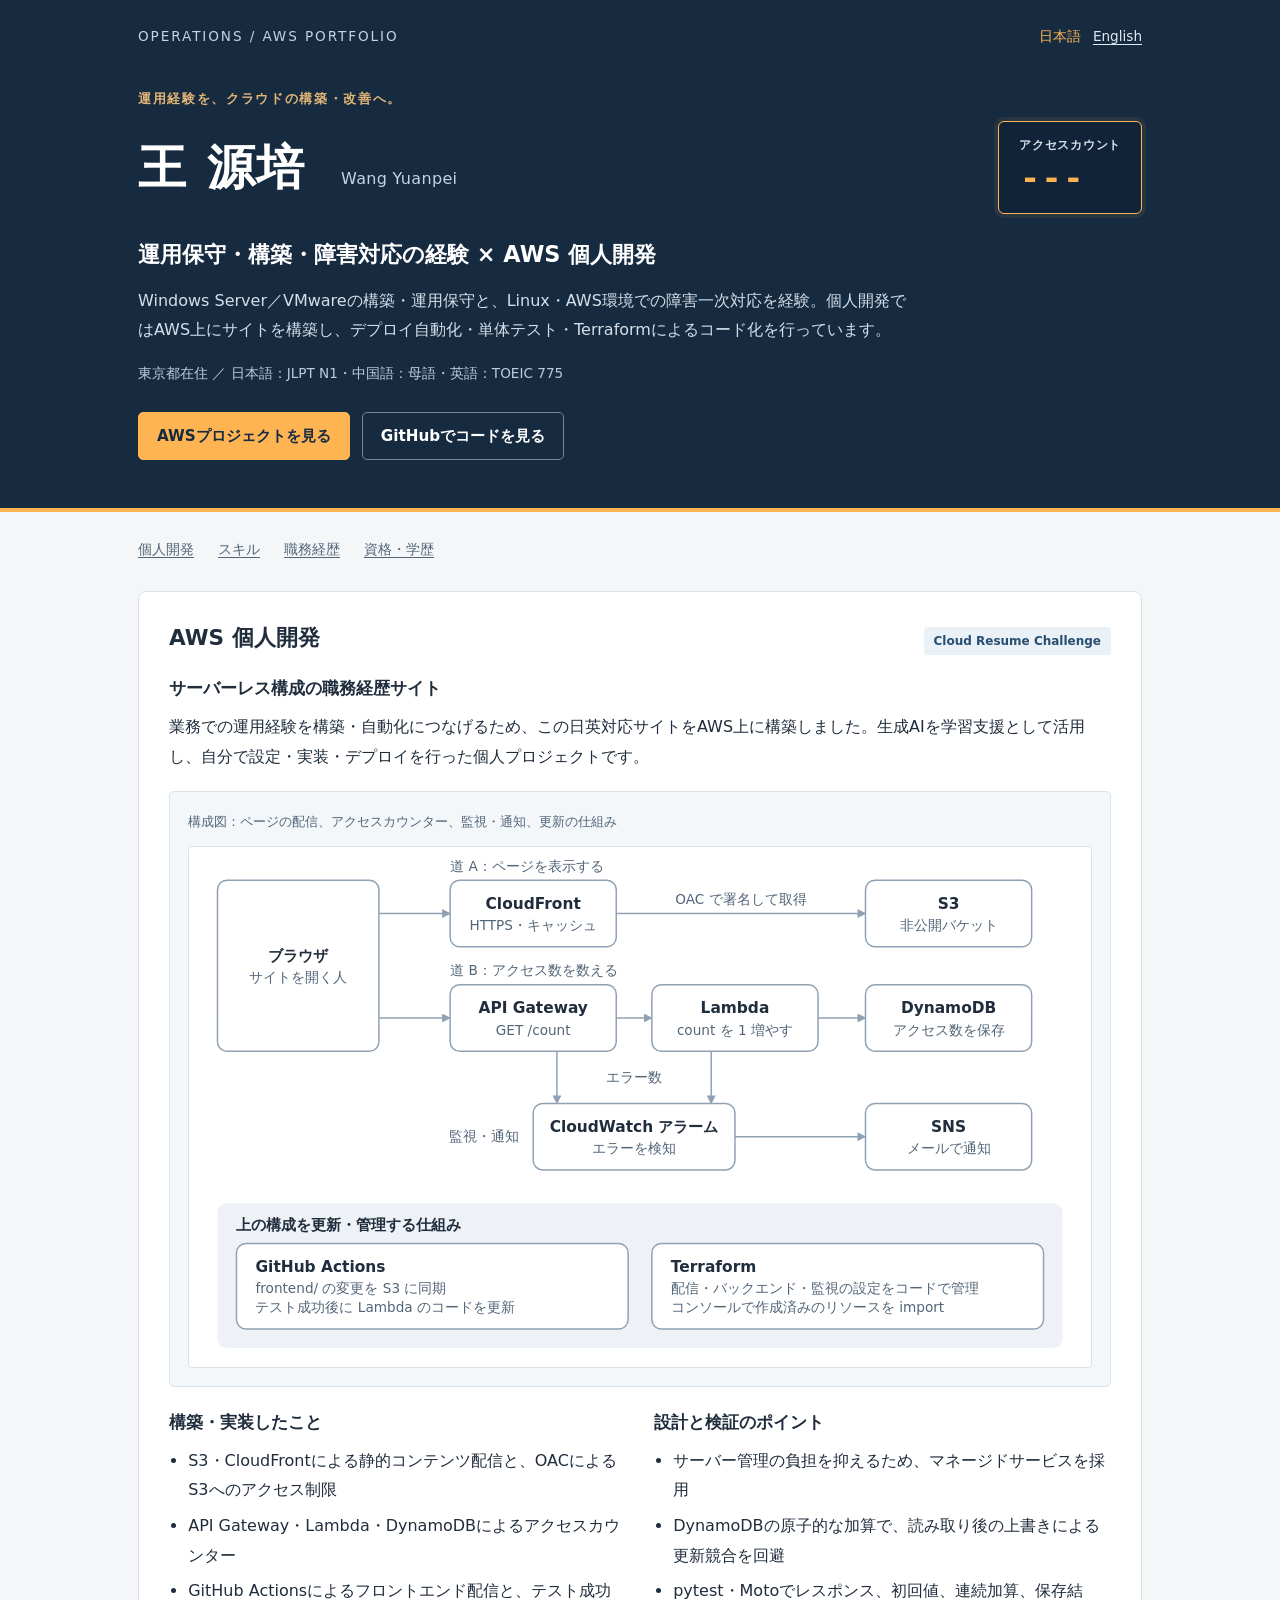
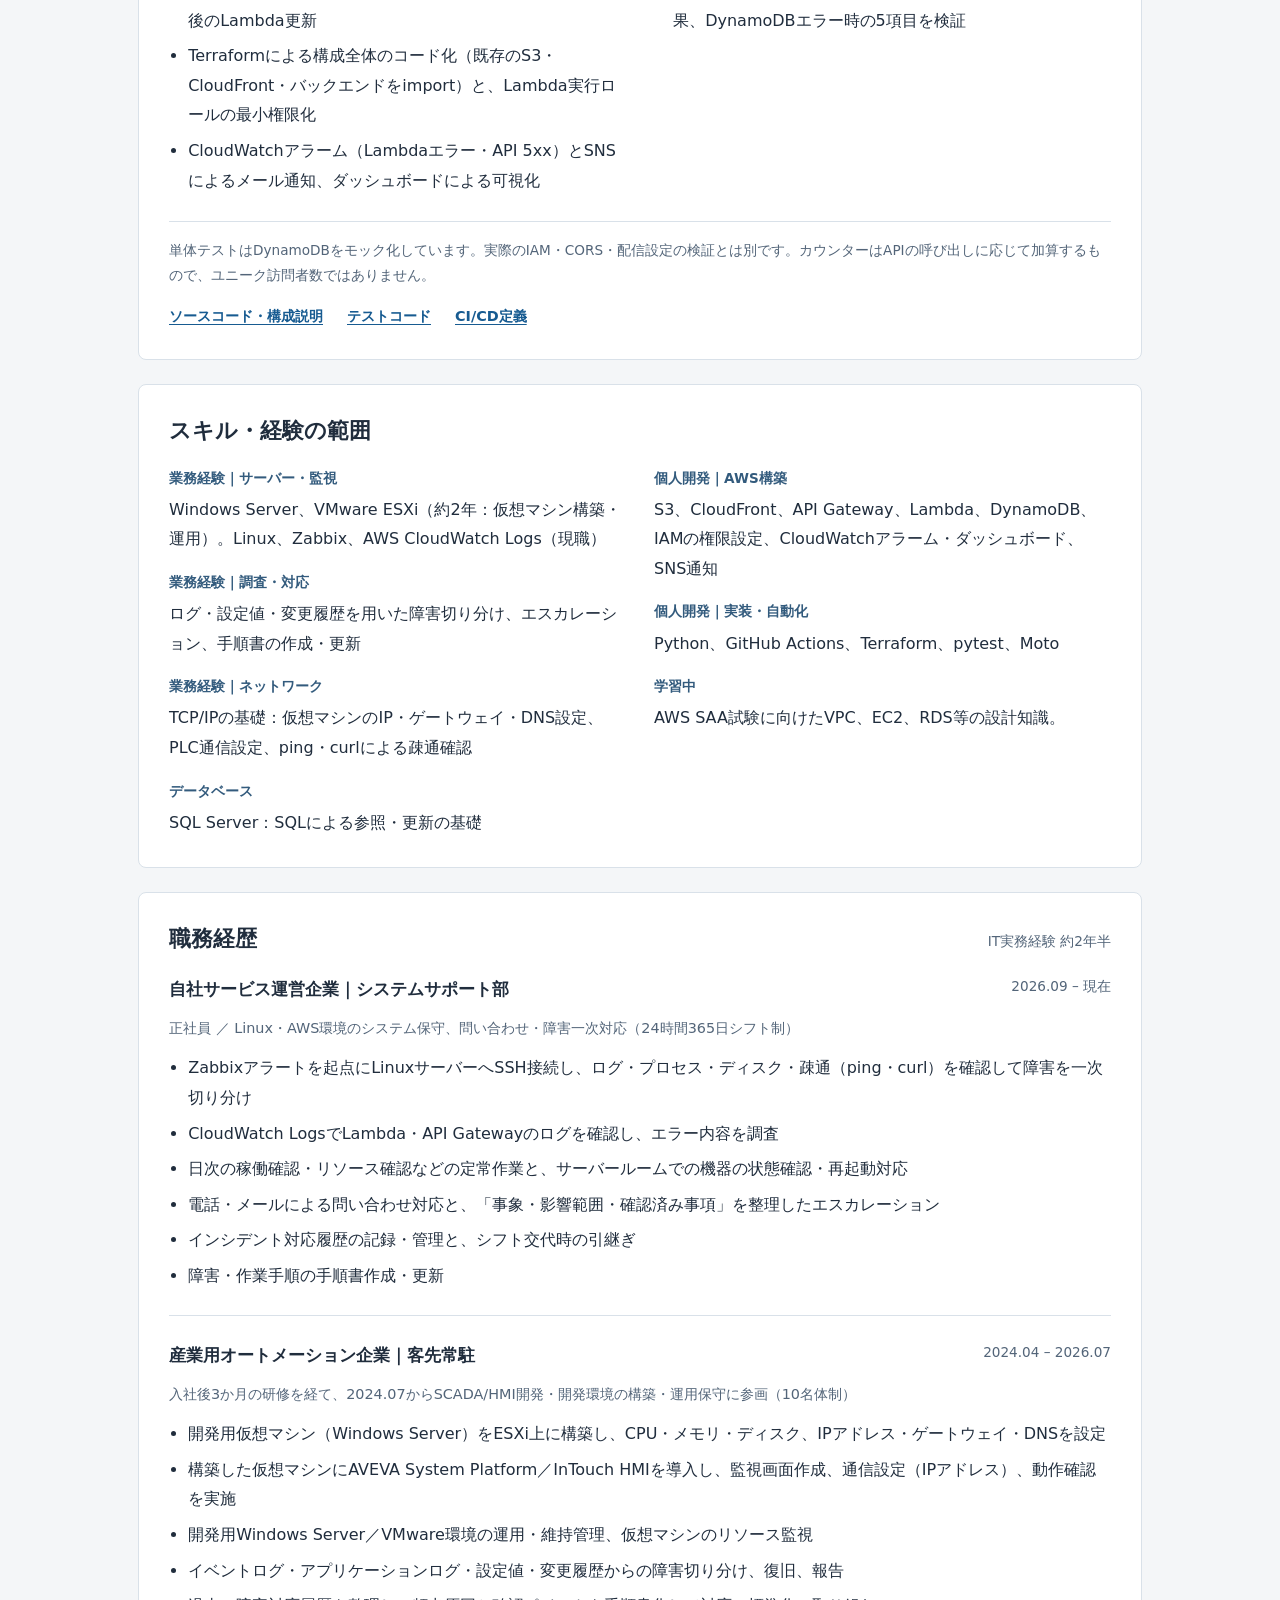
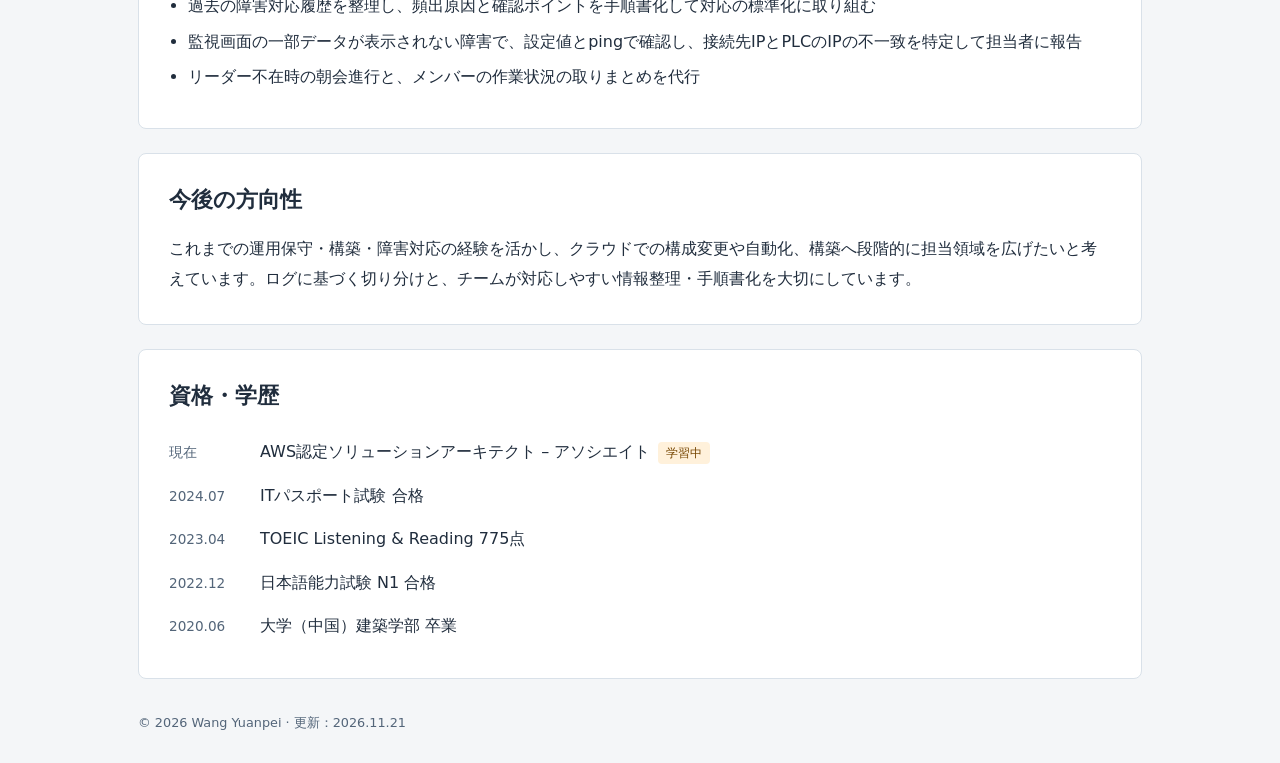
<file: frontend/index.html>
<!DOCTYPE html>
<html lang="ja">
<head><meta charset="UTF-8"><meta name="viewport" content="width=device-width, initial-scale=1.0"><meta name="description" content="王源培の職務経歴とAWS個人開発。Windows Server・VMwareの構築・運用保守、Linux・AWSの障害一次対応を経験。AWS環境の運用から構築・改善へ担当領域を広げています。"><title>王 源培 | 運用保守・AWS ポートフォリオ</title><link rel="stylesheet" href="style.css"></head>
<body>
<a class="skip-link" href="#main">本文へ移動</a>
<header class="hero"><div class="container">
<div class="topbar"><span class="brand">OPERATIONS / AWS PORTFOLIO</span><nav class="lang-switch" aria-label="言語"><span aria-current="page">日本語</span><a href="en.html" hreflang="en" lang="en">English</a></nav></div>
<p class="eyebrow">運用経験を、クラウドの構築・改善へ。</p><div class="hero-identity"><h1>王 源培 <span class="name-en" lang="en">Wang Yuanpei</span></h1><div class="visitor-badge"><span class="visitor-label">アクセスカウント</span><span id="visitor-count" aria-live="polite">---</span></div></div>
<p class="hero-title">運用保守・構築・障害対応の経験 × AWS 個人開発</p><p class="hero-description">Windows Server／VMwareの構築・運用保守と、Linux・AWS環境での障害一次対応を経験。個人開発ではAWS上にサイトを構築し、デプロイ自動化・単体テスト・Terraformによるコード化を行っています。</p><p class="hero-meta">東京都在住 ／ 日本語：JLPT N1・中国語：母語・英語：TOEIC 775</p>
<div class="actions"><a class="button button-primary" href="#project">AWSプロジェクトを見る</a><a class="button" href="https://github.com/wangyuanpei8-del/cloud-resume-challenge">GitHubでコードを見る</a></div>
</div></header>
<main id="main" class="container">
<nav class="section-nav" aria-label="ページ内ナビゲーション"><a href="#project">個人開発</a><a href="#skills">スキル</a><a href="#experience">職務経歴</a><a href="#qualifications">資格・学歴</a></nav>
<section class="card" id="project" aria-labelledby="project-title">
<div class="section-heading"><h2 id="project-title">AWS 個人開発</h2><span class="tag">Cloud Resume Challenge</span></div>
<h3>サーバーレス構成の職務経歴サイト</h3><p>業務での運用経験を構築・自動化につなげるため、この日英対応サイトをAWS上に構築しました。生成AIを学習支援として活用し、自分で設定・実装・デプロイを行った個人プロジェクトです。</p>
<figure class="architecture"><figcaption>構成図：ページの配信、アクセスカウンター、監視・通知、更新の仕組み</figcaption>
<img src="architecture-ja.svg" width="760" height="438" alt="構成図。ブラウザからCloudFront、OACを経由して非公開のS3へ。ブラウザからAPI Gateway、Lambda、DynamoDBへ。API GatewayとLambdaのエラー数をCloudWatchアラームが検知し、SNSがメールで通知する。GitHub Actionsがフロントエンドの同期とLambdaの更新を行い、Terraformがバックエンドと監視の設定を管理する。">
<div class="flow"><span>ブラウザ</span><b aria-hidden="true">→</b><span>CloudFront</span><b aria-hidden="true">→ OAC →</b><span>S3（非公開）</span></div>
<div class="flow"><span>ブラウザ</span><b aria-hidden="true">→</b><span>API Gateway</span><b aria-hidden="true">→</b><span>Lambda / Python</span><b aria-hidden="true">→</b><span>DynamoDB</span></div></figure>
<div class="project-grid"><div><h3>構築・実装したこと</h3><ul><li>S3・CloudFrontによる静的コンテンツ配信と、OACによるS3へのアクセス制限</li><li>API Gateway・Lambda・DynamoDBによるアクセスカウンター</li><li>GitHub Actionsによるフロントエンド配信と、テスト成功後のLambda更新</li><li>Terraformによる構成全体のコード化（既存のS3・CloudFront・バックエンドをimport）と、Lambda実行ロールの最小権限化</li><li>CloudWatchアラーム（Lambdaエラー・API 5xx）とSNSによるメール通知、ダッシュボードによる可視化</li></ul></div><div><h3>設計と検証のポイント</h3><ul><li>サーバー管理の負担を抑えるため、マネージドサービスを採用</li><li>DynamoDBの原子的な加算で、読み取り後の上書きによる更新競合を回避</li><li>pytest・Motoでレスポンス、初回値、連続加算、保存結果、DynamoDBエラー時の5項目を検証</li></ul></div></div>
<div class="project-footer"><p class="note">単体テストはDynamoDBをモック化しています。実際のIAM・CORS・配信設定の検証とは別です。カウンターはAPIの呼び出しに応じて加算するもので、ユニーク訪問者数ではありません。</p><div class="project-links"><a href="https://github.com/wangyuanpei8-del/cloud-resume-challenge">ソースコード・構成説明</a><a href="https://github.com/wangyuanpei8-del/cloud-resume-challenge/blob/main/backend/tests/test_lambda_function.py">テストコード</a><a href="https://github.com/wangyuanpei8-del/cloud-resume-challenge/blob/main/.github/workflows/backend.yml">CI/CD定義</a></div></div>
</section>
<section class="card" id="skills" aria-labelledby="skills-title"><div class="section-heading"><h2 id="skills-title">スキル・経験の範囲</h2></div><div class="skill-grid"><dl class="skills"><dt>業務経験｜サーバー・監視</dt><dd>Windows Server、VMware ESXi（約2年：仮想マシン構築・運用）。Linux、Zabbix、AWS CloudWatch Logs（現職）</dd><dt>業務経験｜調査・対応</dt><dd>ログ・設定値・変更履歴を用いた障害切り分け、エスカレーション、手順書の作成・更新</dd><dt>業務経験｜ネットワーク</dt><dd>TCP/IPの基礎：仮想マシンのIP・ゲートウェイ・DNS設定、PLC通信設定、ping・curlによる疎通確認</dd><dt>データベース</dt><dd>SQL Server：SQLによる参照・更新の基礎</dd></dl><dl class="skills"><dt>個人開発｜AWS構築</dt><dd>S3、CloudFront、API Gateway、Lambda、DynamoDB、IAMの権限設定、CloudWatchアラーム・ダッシュボード、SNS通知</dd><dt>個人開発｜実装・自動化</dt><dd>Python、GitHub Actions、Terraform、pytest、Moto</dd><dt>学習中</dt><dd>AWS SAA試験に向けたVPC、EC2、RDS等の設計知識。</dd></dl></div></section>
<section class="card" id="experience" aria-labelledby="experience-title"><div class="section-heading"><h2 id="experience-title">職務経歴</h2><span class="section-label">IT実務経験 約2年半</span></div><article class="job"><div class="job-head"><h3>自社サービス運営企業｜システムサポート部</h3><span class="period">2026.09 – 現在</span></div><p class="job-summary">正社員 ／ Linux・AWS環境のシステム保守、問い合わせ・障害一次対応（24時間365日シフト制）</p><ul><li>Zabbixアラートを起点にLinuxサーバーへSSH接続し、ログ・プロセス・ディスク・疎通（ping・curl）を確認して障害を一次切り分け</li><li>CloudWatch LogsでLambda・API Gatewayのログを確認し、エラー内容を調査</li><li>日次の稼働確認・リソース確認などの定常作業と、サーバールームでの機器の状態確認・再起動対応</li><li>電話・メールによる問い合わせ対応と、「事象・影響範囲・確認済み事項」を整理したエスカレーション</li><li>インシデント対応履歴の記録・管理と、シフト交代時の引継ぎ</li><li>障害・作業手順の手順書作成・更新</li></ul></article><article class="job"><div class="job-head"><h3>産業用オートメーション企業｜客先常駐</h3><span class="period">2024.04 – 2026.07</span></div><p class="job-summary">入社後3か月の研修を経て、2024.07からSCADA/HMI開発・開発環境の構築・運用保守に参画（10名体制）</p><ul><li>開発用仮想マシン（Windows Server）をESXi上に構築し、CPU・メモリ・ディスク、IPアドレス・ゲートウェイ・DNSを設定</li><li>構築した仮想マシンにAVEVA System Platform／InTouch HMIを導入し、監視画面作成、通信設定（IPアドレス）、動作確認を実施</li><li>開発用Windows Server／VMware環境の運用・維持管理、仮想マシンのリソース監視</li><li>イベントログ・アプリケーションログ・設定値・変更履歴からの障害切り分け、復旧、報告</li><li>過去の障害対応履歴を整理し、頻出原因と確認ポイントを手順書化して対応の標準化に取り組む</li><li>監視画面の一部データが表示されない障害で、設定値とpingで確認し、接続先IPとPLCのIPの不一致を特定して担当者に報告</li><li>リーダー不在時の朝会進行と、メンバーの作業状況の取りまとめを代行</li></ul></article></section>
<section class="card" aria-labelledby="direction-title"><div class="section-heading"><h2 id="direction-title">今後の方向性</h2></div><p>これまでの運用保守・構築・障害対応の経験を活かし、クラウドでの構成変更や自動化、構築へ段階的に担当領域を広げたいと考えています。ログに基づく切り分けと、チームが対応しやすい情報整理・手順書化を大切にしています。</p></section>
<section class="card" id="qualifications" aria-labelledby="qualifications-title"><div class="section-heading"><h2 id="qualifications-title">資格・学歴</h2></div><ul class="certs"><li><span class="cert-date">現在</span><span>AWS認定ソリューションアーキテクト – アソシエイト<span class="badge">学習中</span></span></li><li><span class="cert-date">2024.07</span><span>ITパスポート試験 合格</span></li><li><span class="cert-date">2023.04</span><span>TOEIC Listening &amp; Reading 775点</span></li><li><span class="cert-date">2022.12</span><span>日本語能力試験 N1 合格</span></li><li><span class="cert-date">2020.06</span><span>大学（中国）建築学部 卒業</span></li></ul></section>
</main>
<footer class="container footer"><span>© 2026 Wang Yuanpei · 更新：2026.11.21</span></footer>
<script src="counter.js" defer></script>
</body></html>
</file>
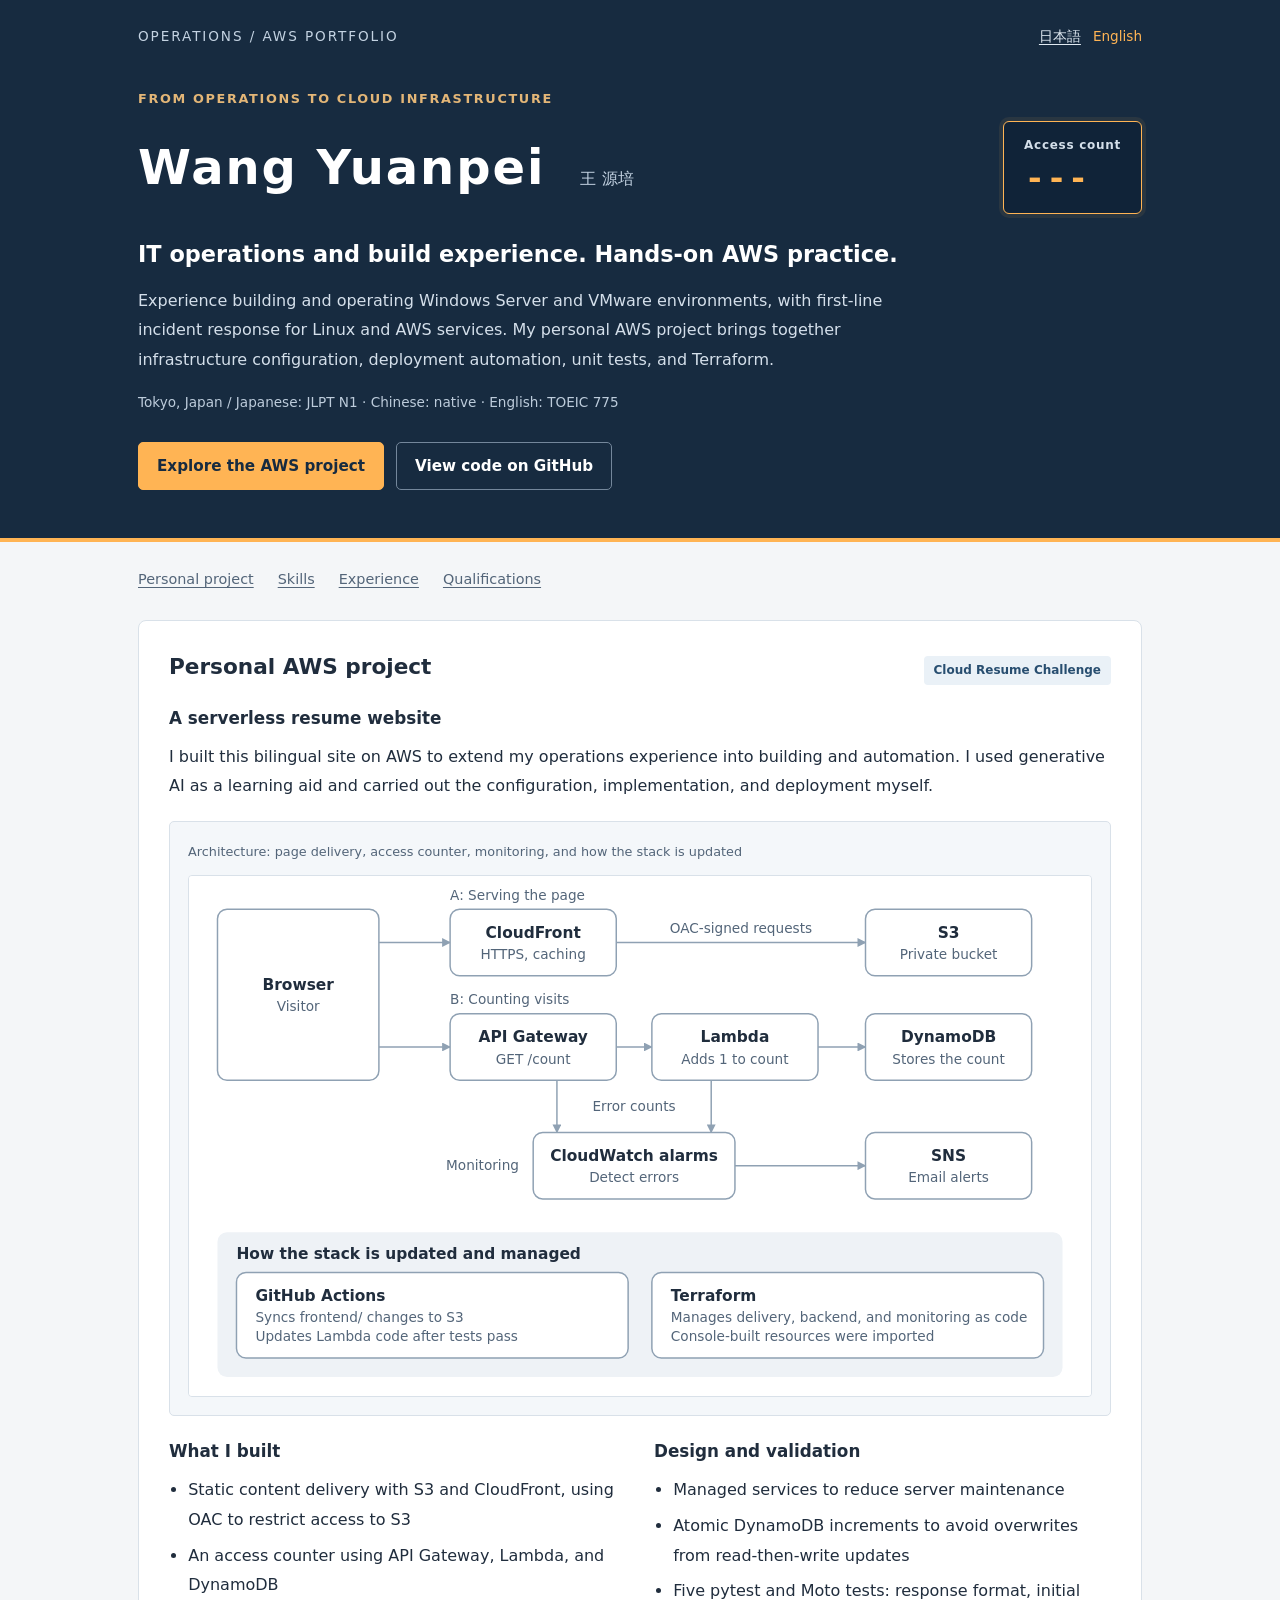
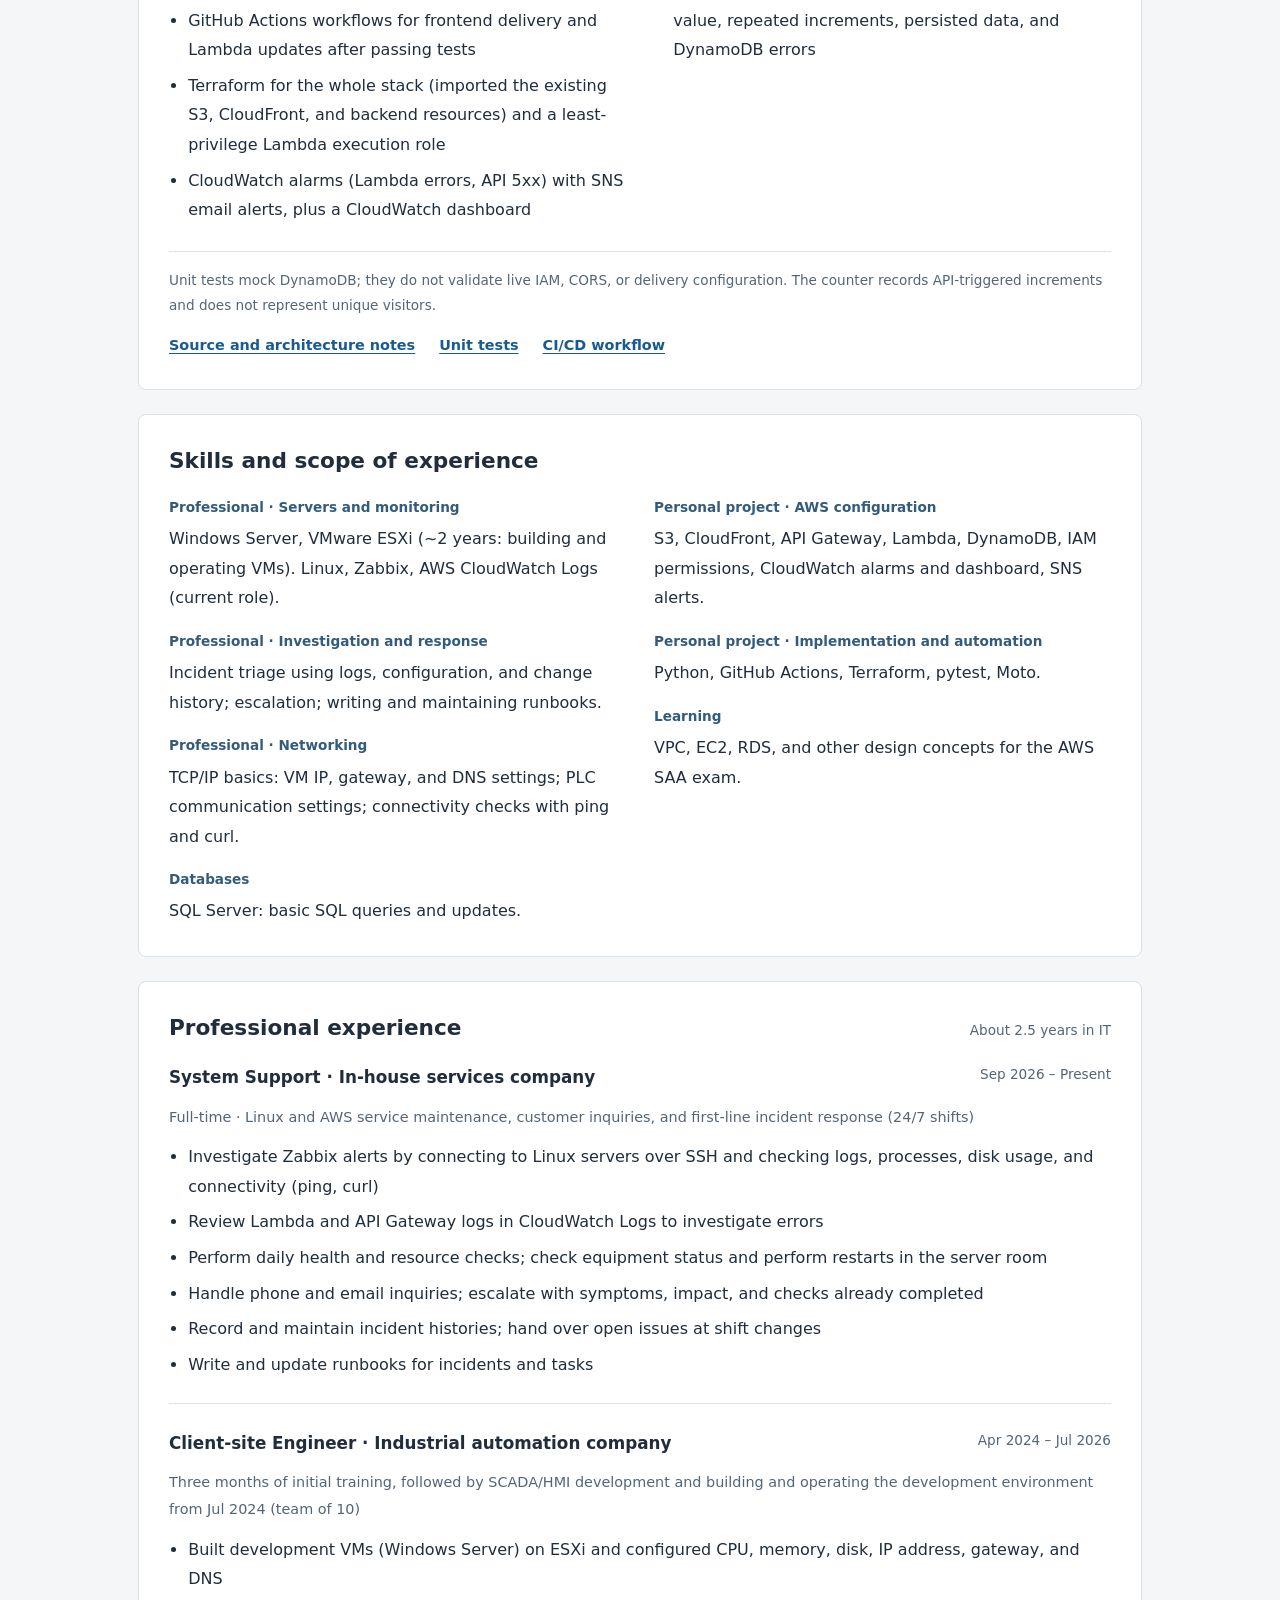
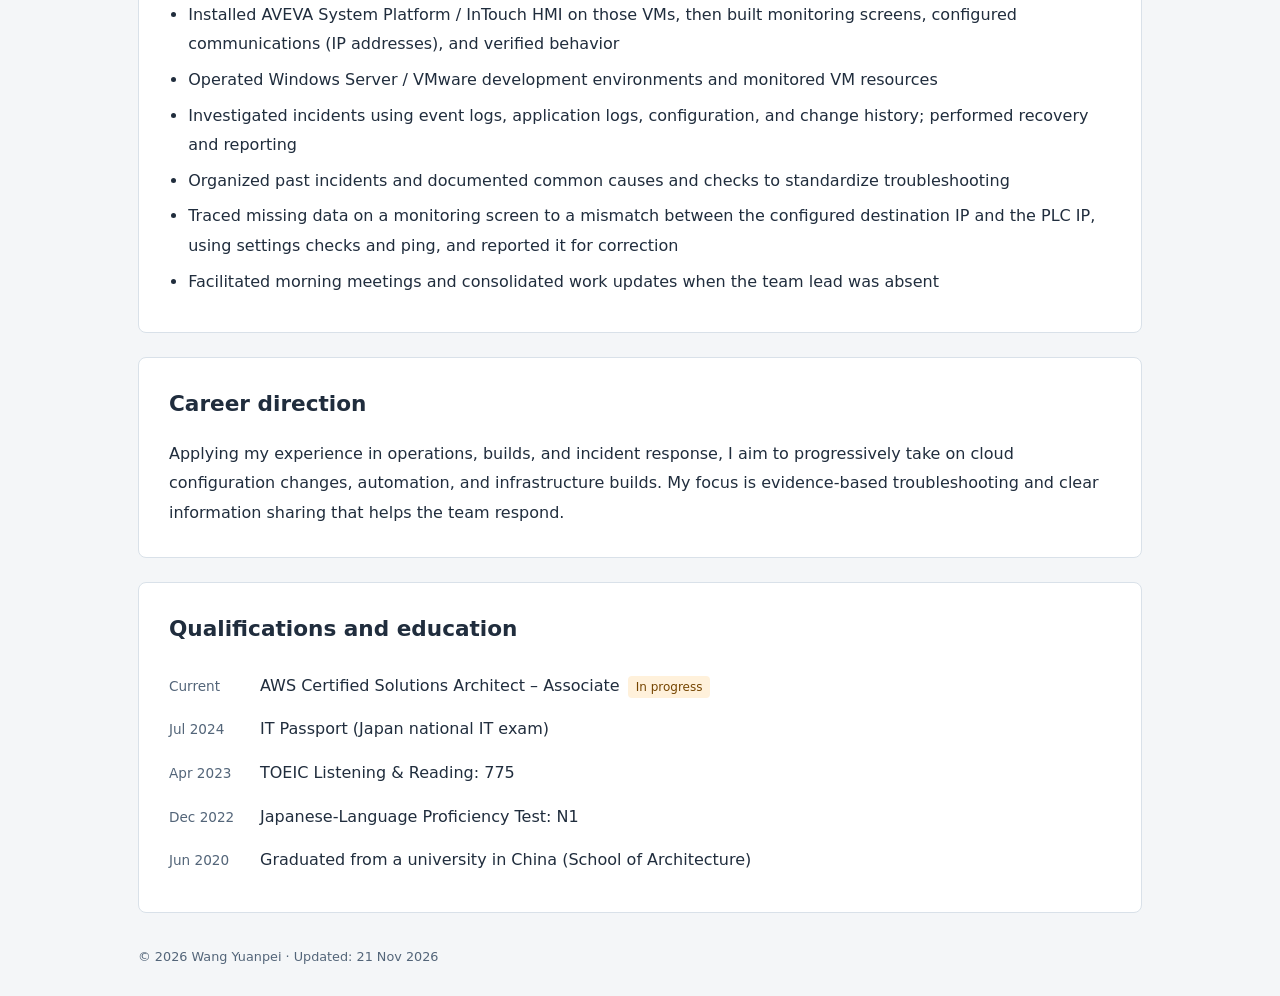
<file: frontend/en.html>
<!DOCTYPE html>
<html lang="en">
<head><meta charset="UTF-8"><meta name="viewport" content="width=device-width, initial-scale=1.0"><meta name="description" content="Wang Yuanpei: IT operations experience, first-line Linux and AWS incident response, and a personal AWS project with deployment automation and unit tests."><title>Wang Yuanpei | IT Operations &amp; AWS Portfolio</title><link rel="stylesheet" href="style.css"></head>
<body>
<a class="skip-link" href="#main">Skip to content</a>
<header class="hero"><div class="container">
<div class="topbar"><span class="brand">OPERATIONS / AWS PORTFOLIO</span><nav class="lang-switch" aria-label="Language"><a href="index.html" hreflang="ja" lang="ja">日本語</a><span aria-current="page">English</span></nav></div>
<p class="eyebrow">FROM OPERATIONS TO CLOUD INFRASTRUCTURE</p><div class="hero-identity"><h1>Wang Yuanpei <span class="name-en" lang="ja">王 源培</span></h1><div class="visitor-badge"><span class="visitor-label">Access count</span><span id="visitor-count" aria-live="polite">---</span></div></div>
<p class="hero-title">IT operations and build experience. Hands-on AWS practice.</p><p class="hero-description">Experience building and operating Windows Server and VMware environments, with first-line incident response for Linux and AWS services. My personal AWS project brings together infrastructure configuration, deployment automation, unit tests, and Terraform.</p><p class="hero-meta">Tokyo, Japan / Japanese: JLPT N1 · Chinese: native · English: TOEIC 775</p>
<div class="actions"><a class="button button-primary" href="#project">Explore the AWS project</a><a class="button" href="https://github.com/wangyuanpei8-del/cloud-resume-challenge">View code on GitHub</a></div>
</div></header>
<main id="main" class="container">
<nav class="section-nav" aria-label="On this page"><a href="#project">Personal project</a><a href="#skills">Skills</a><a href="#experience">Experience</a><a href="#qualifications">Qualifications</a></nav>
<section class="card" id="project" aria-labelledby="project-title">
<div class="section-heading"><h2 id="project-title">Personal AWS project</h2><span class="tag">Cloud Resume Challenge</span></div>
<h3>A serverless resume website</h3><p>I built this bilingual site on AWS to extend my operations experience into building and automation. I used generative AI as a learning aid and carried out the configuration, implementation, and deployment myself.</p>
<figure class="architecture"><figcaption>Architecture: page delivery, access counter, monitoring, and how the stack is updated</figcaption>
<img src="architecture-en.svg" width="760" height="438" alt="Architecture diagram. Browser to CloudFront, then through OAC to a private S3 bucket. Browser to API Gateway, Lambda, and DynamoDB. CloudWatch alarms watch API Gateway and Lambda error counts and SNS sends email alerts. GitHub Actions syncs the frontend and updates Lambda code; Terraform manages backend and monitoring configuration.">
<div class="flow"><span>Browser</span><b aria-hidden="true">→</b><span>CloudFront</span><b aria-hidden="true">→ OAC →</b><span>Private S3</span></div>
<div class="flow"><span>Browser</span><b aria-hidden="true">→</b><span>API Gateway</span><b aria-hidden="true">→</b><span>Lambda / Python</span><b aria-hidden="true">→</b><span>DynamoDB</span></div></figure>
<div class="project-grid"><div><h3>What I built</h3><ul><li>Static content delivery with S3 and CloudFront, using OAC to restrict access to S3</li><li>An access counter using API Gateway, Lambda, and DynamoDB</li><li>GitHub Actions workflows for frontend delivery and Lambda updates after passing tests</li><li>Terraform for the whole stack (imported the existing S3, CloudFront, and backend resources) and a least-privilege Lambda execution role</li><li>CloudWatch alarms (Lambda errors, API 5xx) with SNS email alerts, plus a CloudWatch dashboard</li></ul></div><div><h3>Design and validation</h3><ul><li>Managed services to reduce server maintenance</li><li>Atomic DynamoDB increments to avoid overwrites from read-then-write updates</li><li>Five pytest and Moto tests: response format, initial value, repeated increments, persisted data, and DynamoDB errors</li></ul></div></div>
<div class="project-footer"><p class="note">Unit tests mock DynamoDB; they do not validate live IAM, CORS, or delivery configuration. The counter records API-triggered increments and does not represent unique visitors.</p><div class="project-links"><a href="https://github.com/wangyuanpei8-del/cloud-resume-challenge">Source and architecture notes</a><a href="https://github.com/wangyuanpei8-del/cloud-resume-challenge/blob/main/backend/tests/test_lambda_function.py">Unit tests</a><a href="https://github.com/wangyuanpei8-del/cloud-resume-challenge/blob/main/.github/workflows/backend.yml">CI/CD workflow</a></div></div>
</section>
<section class="card" id="skills" aria-labelledby="skills-title"><div class="section-heading"><h2 id="skills-title">Skills and scope of experience</h2></div><div class="skill-grid"><dl class="skills"><dt>Professional · Servers and monitoring</dt><dd>Windows Server, VMware ESXi (~2 years: building and operating VMs). Linux, Zabbix, AWS CloudWatch Logs (current role).</dd><dt>Professional · Investigation and response</dt><dd>Incident triage using logs, configuration, and change history; escalation; writing and maintaining runbooks.</dd><dt>Professional · Networking</dt><dd>TCP/IP basics: VM IP, gateway, and DNS settings; PLC communication settings; connectivity checks with ping and curl.</dd><dt>Databases</dt><dd>SQL Server: basic SQL queries and updates.</dd></dl><dl class="skills"><dt>Personal project · AWS configuration</dt><dd>S3, CloudFront, API Gateway, Lambda, DynamoDB, IAM permissions, CloudWatch alarms and dashboard, SNS alerts.</dd><dt>Personal project · Implementation and automation</dt><dd>Python, GitHub Actions, Terraform, pytest, Moto.</dd><dt>Learning</dt><dd>VPC, EC2, RDS, and other design concepts for the AWS SAA exam.</dd></dl></div></section>
<section class="card" id="experience" aria-labelledby="experience-title"><div class="section-heading"><h2 id="experience-title">Professional experience</h2><span class="section-label">About 2.5 years in IT</span></div><article class="job"><div class="job-head"><h3>System Support · In-house services company</h3><span class="period">Sep 2026 – Present</span></div><p class="job-summary">Full-time · Linux and AWS service maintenance, customer inquiries, and first-line incident response (24/7 shifts)</p><ul><li>Investigate Zabbix alerts by connecting to Linux servers over SSH and checking logs, processes, disk usage, and connectivity (ping, curl)</li><li>Review Lambda and API Gateway logs in CloudWatch Logs to investigate errors</li><li>Perform daily health and resource checks; check equipment status and perform restarts in the server room</li><li>Handle phone and email inquiries; escalate with symptoms, impact, and checks already completed</li><li>Record and maintain incident histories; hand over open issues at shift changes</li><li>Write and update runbooks for incidents and tasks</li></ul></article><article class="job"><div class="job-head"><h3>Client-site Engineer · Industrial automation company</h3><span class="period">Apr 2024 – Jul 2026</span></div><p class="job-summary">Three months of initial training, followed by SCADA/HMI development and building and operating the development environment from Jul 2024 (team of 10)</p><ul><li>Built development VMs (Windows Server) on ESXi and configured CPU, memory, disk, IP address, gateway, and DNS</li><li>Installed AVEVA System Platform / InTouch HMI on those VMs, then built monitoring screens, configured communications (IP addresses), and verified behavior</li><li>Operated Windows Server / VMware development environments and monitored VM resources</li><li>Investigated incidents using event logs, application logs, configuration, and change history; performed recovery and reporting</li><li>Organized past incidents and documented common causes and checks to standardize troubleshooting</li><li>Traced missing data on a monitoring screen to a mismatch between the configured destination IP and the PLC IP, using settings checks and ping, and reported it for correction</li><li>Facilitated morning meetings and consolidated work updates when the team lead was absent</li></ul></article></section>
<section class="card" aria-labelledby="direction-title"><div class="section-heading"><h2 id="direction-title">Career direction</h2></div><p>Applying my experience in operations, builds, and incident response, I aim to progressively take on cloud configuration changes, automation, and infrastructure builds. My focus is evidence-based troubleshooting and clear information sharing that helps the team respond.</p></section>
<section class="card" id="qualifications" aria-labelledby="qualifications-title"><div class="section-heading"><h2 id="qualifications-title">Qualifications and education</h2></div><ul class="certs"><li><span class="cert-date">Current</span><span>AWS Certified Solutions Architect – Associate<span class="badge">In progress</span></span></li><li><span class="cert-date">Jul 2024</span><span>IT Passport (Japan national IT exam)</span></li><li><span class="cert-date">Apr 2023</span><span>TOEIC Listening &amp; Reading: 775</span></li><li><span class="cert-date">Dec 2022</span><span>Japanese-Language Proficiency Test: N1</span></li><li><span class="cert-date">Jun 2020</span><span>Graduated from a university in China (School of Architecture)</span></li></ul></section>
</main>
<footer class="container footer"><span>© 2026 Wang Yuanpei · Updated: 21 Nov 2026</span></footer>
<script src="counter.js" defer></script>
</body></html>
</file>
<file: frontend/style.css>
:root {
  color-scheme:light;
  --ink:#202d3d;
  --muted:#536579;
  --paper:#f4f6f8;
  --line:#d9e1e9;
  --accent:#ffb454;
  --navy:#172b40;
}
* {
  box-sizing:border-box;
}
html {
  scroll-behavior:smooth;
}
body {
  margin:0;
  color:var(--ink);
  background:var(--paper);
  font-family:system-ui,-apple-system,BlinkMacSystemFont,"Noto Sans CJK JP","Yu Gothic",Meiryo,sans-serif;
  line-height:1.85;
}
a {
  color:#175b91;
  text-underline-offset:.2em;
}
a:hover {
  text-decoration-thickness:2px;
}
a:focus-visible {
  outline:3px solid #b46700;
  outline-offset:4px;
}
.container {
  max-width:1060px;
  margin:auto;
  padding:0 28px;
}
.skip-link {
  position:absolute;
  top:-80px;
  left:20px;
  z-index:2;
  background:white;
  padding:10px 16px;
}
.skip-link:focus {
  top:12px;
}
.hero {
  background:var(--navy);
  color:white;
  padding:24px 0 48px;
  border-bottom:4px solid var(--accent);
}
.topbar {
  display:flex;
  justify-content:space-between;
  align-items:center;
  gap:16px;
  margin-bottom:38px;
  font-size:.85rem;
}
.brand {
  letter-spacing:.14em;
  color:#c4d3e2;
}
.lang-switch {
  display:flex;
  gap:12px;
}
.lang-switch a {
  color:#e1eaf2;
}
.lang-switch [aria-current] {
  color:var(--accent);
}
.eyebrow {
  margin:0 0 10px;
  color:#e3b677;
  font-size:.8rem;
  font-weight:700;
  letter-spacing:.13em;
}
.hero h1 {
  margin:0;
  font-size:clamp(2rem,5vw,3rem);
  line-height:1.3;
  letter-spacing:.04em;
}
.hero-identity {
  display:flex;
  justify-content:space-between;
  align-items:center;
  flex-wrap:wrap;
  gap:20px 28px;
}
.name-en {
  display:inline-block;
  margin-left:16px;
  color:#c4d3e2;
  font-size:1rem;
  font-weight:400;
  letter-spacing:.02em;
}
.hero-title {
  font-size:clamp(1.1rem,3vw,1.4rem);
  font-weight:700;
  margin:20px 0 10px;
}
.hero-description {
  max-width:780px;
  color:#d4dfea;
  margin:0 0 16px;
}
.hero-meta {
  color:#bdccdb;
  font-size:.85rem;
}
.actions {
  display:flex;
  flex-wrap:wrap;
  gap:12px;
  margin-top:26px;
}
.button {
  display:inline-block;
  padding:9px 18px;
  border:1px solid #74879b;
  border-radius:5px;
  color:white;
  font-weight:650;
  font-size:.95rem;
  text-decoration:none;
}
.button:hover {
  background:#2a425b;
}
.button-primary {
  background:var(--accent);
  border-color:var(--accent);
  color:#172b40;
}
.button-primary:hover {
  background:#ffca88;
}
main.container {
  padding-top:24px;
}
.section-nav {
  display:flex;
  flex-wrap:wrap;
  gap:12px 24px;
  margin-bottom:28px;
  font-size:.9rem;
}
.section-nav a {
  color:var(--muted);
}
.card {
  background:white;
  border:1px solid var(--line);
  border-radius:8px;
  padding:30px;
  margin-bottom:24px;
  scroll-margin-top:20px;
}
.section-heading {
  display:flex;
  justify-content:space-between;
  align-items:baseline;
  flex-wrap:wrap;
  gap:8px;
  margin-bottom:18px;
}
h2 {
  font-size:1.35rem;
  margin:0;
  line-height:1.5;
}
h3 {
  font-size:1.05rem;
  margin:0 0 8px;
}
p {
  margin:0 0 12px;
}
p:last-child {
  margin-bottom:0;
}
.section-label,.period,.note {
  color:var(--muted);
  font-size:.85rem;
}
.tag {
  background:#eaf1f7;
  color:#284e70;
  padding:3px 10px;
  border-radius:4px;
  font-size:.75rem;
  font-weight:650;
}
.architecture {
  background:#f4f7fa;
  border:1px solid var(--line);
  border-radius:5px;
  padding:18px;
  margin:20px 0;
}
.architecture figcaption {
  font-size:.8rem;
  color:var(--muted);
  margin-bottom:12px;
}
.architecture img {
  display:block;
  width:100%;
  height:auto;
  border:1px solid var(--line);
  border-radius:4px;
}
.flow {
  display:none;
  flex-wrap:wrap;
  align-items:center;
  gap:8px;
  margin:8px 0;
  font-size:.85rem;
}
.flow span {
  background:white;
  border:1px solid #c7d4e0;
  padding:5px 10px;
  border-radius:4px;
}
.flow b {
  color:#6d7f91;
  font-weight:400;
}
.project-grid,.skill-grid {
  display:grid;
  grid-template-columns:1fr 1fr;
  gap:20px 28px;
}
.project-grid ul,.job ul {
  padding-left:1.2em;
  margin:0;
}
.project-grid li,.job li {
  margin-bottom:6px;
}
.project-footer {
  border-top:1px solid var(--line);
  padding-top:16px;
  margin-top:20px;
}
.project-links {
  display:flex;
  flex-wrap:wrap;
  gap:12px 24px;
  margin-top:14px;
  font-weight:650;
  font-size:.9rem;
}
.skills {
  margin:0;
}
.skills dt {
  font-weight:700;
  font-size:.85rem;
  color:#335b7d;
  margin-bottom:4px;
}
.skills dd {
  margin:0 0 16px;
}
.skills dd:last-child {
  margin-bottom:0;
}
.job+.job {
  border-top:1px solid var(--line);
  margin-top:24px;
  padding-top:24px;
}
.job-head {
  display:flex;
  justify-content:space-between;
  flex-wrap:wrap;
  gap:4px 18px;
}
.job-summary {
  color:var(--muted);
  font-size:.9rem;
  margin:2px 0 12px;
}
.certs {
  list-style:none;
  margin:0;
  padding:0;
}
.certs li {
  display:flex;
  align-items:baseline;
  gap:16px;
  padding:7px 0;
}
.cert-date {
  flex:0 0 75px;
  color:var(--muted);
  font-size:.85rem;
}
.badge {
  display:inline-block;
  margin-left:8px;
  background:#fff1db;
  color:#754500;
  border-radius:4px;
  padding:0 8px;
  font-size:.75rem;
}
.footer {
  padding-top:8px;
  padding-bottom:28px;
  color:var(--muted);
  font-size:.8rem;
}
.visitor-badge {
  display:grid;
  gap:2px;
  max-width:100%;
  padding:12px 20px;
  border:1px solid var(--accent);
  border-radius:6px;
  background:#102338;
  box-shadow:0 0 0 4px rgb(255 180 84 / 8%);
}
.visitor-label {
  color:#d4dfea;
  font-size:.75rem;
  font-weight:600;
  letter-spacing:.06em;
}
#visitor-count {
  color:var(--accent);
  font-family:ui-monospace,monospace;
  font-size:clamp(1.6rem,4vw,2.25rem);
  font-variant-numeric:tabular-nums;
  font-weight:700;
  line-height:1.2;
  overflow-wrap:anywhere;
}
@media(max-width:650px) {
  .container {
    padding:0 18px;
  }
  .hero {
    padding-bottom:32px;
  }
  .topbar {
    margin-bottom:26px;
  }
  .brand {
    font-size:.7rem;
    letter-spacing:.06em;
  }
  .name-en {
    display:block;
    margin:8px 0 0;
  }
  .card {
    padding:22px 18px;
  }
  .project-grid,.skill-grid {
    grid-template-columns:1fr;
    gap:18px;
  }
  .certs li {
    gap:10px;
  }
  .cert-date {
    flex-basis:65px;
  }
  .architecture {
    padding:12px;
    margin-left:0;
    margin-right:0;
  }
  .architecture img {
    display:none;
  }
  .flow {
    display:flex;
    font-size:.75rem;
    gap:5px;
  }
  .flow span {
    padding:4px 7px;
  }
}
@media(prefers-reduced-motion:reduce) {
  html {
    scroll-behavior:auto;
  }
}
@media print {
  body {
    background:white;
    font-size:10pt;
  }
  .hero {
    background:white;
    color:var(--ink);
    padding:10px 0 20px;
  }
  .hero-description,.hero-meta,.name-en,.eyebrow {
    color:var(--muted);
  }
  .topbar,.actions,.section-nav,.visitor-badge,.skip-link {
    display:none;
  }
  .card {
    border-radius:0;
    padding:16px 0;
    border-width:0 0 1px;
  }
  h2,h3,.section-heading {
    break-after:avoid;
  }
  .job,.project-grid>div,.skill-grid>dl {
    break-inside:avoid;
  }
}
</file>
